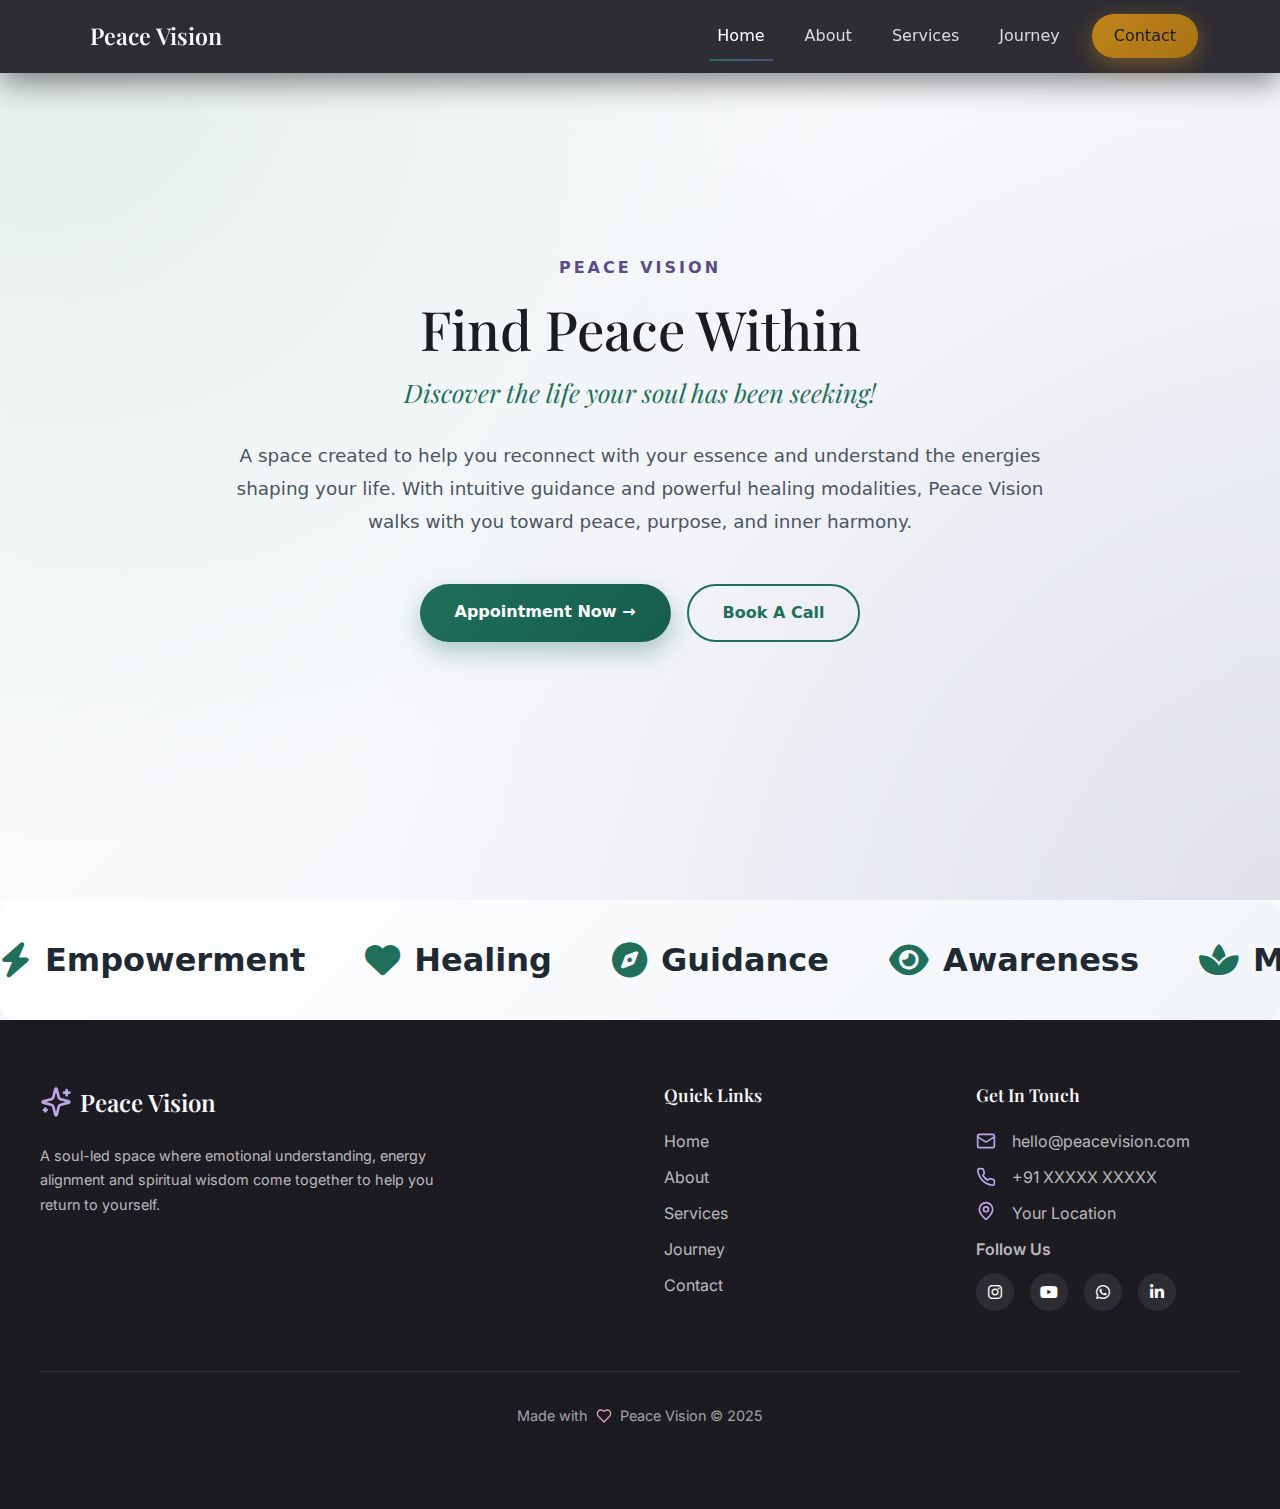
<file: index.html>
<!DOCTYPE html>
<html lang="en">
<head>
  <meta charset="UTF-8">
  <title>Peace Vision</title>
  <meta name="viewport" content="width=device-width, initial-scale=1.0">

  <!-- Bootstrap 5 -->
  <link href="https://cdn.jsdelivr.net/npm/bootstrap@5.3.3/dist/css/bootstrap.min.css" rel="stylesheet">

  <!-- Google Font -->
  <link href="https://fonts.googleapis.com/css2?family=Playfair+Display:wght@500;600;700&family=Inter:wght@400;500&display=swap" rel="stylesheet">

  <link rel="stylesheet" href="index.css">

  <link rel="stylesheet" href="https://cdnjs.cloudflare.com/ajax/libs/font-awesome/6.5.1/css/all.min.css">

<script src="https://cdn.jsdelivr.net/npm/bootstrap@5.3.3/dist/js/bootstrap.bundle.min.js"></script>

  
</head>

<body>
<style>




/* ================= CONTRAST NAVBAR ================= */

.peace-navbar {
  background: rgba(28, 27, 34, 0.92); /* Dark contrast */
  backdrop-filter: blur(14px);
  box-shadow: 0 10px 30px rgba(0, 0, 0, 0.45);
  padding: 14px 0;
  transition: all 0.3s ease;
  z-index: 1000;
}

/* Brand */
.brand-text {
  font-family: 'Playfair Display', serif;
  font-size: 1.45rem;
  font-weight: 600;
  color: #f7f6fb;
}

.text-accent {
  color: var(--accent); /* gold */
  font-size: 1.4rem;
}

/* Links */
.peace-navbar .nav-link {
  font-weight: 500;
  color: rgba(247, 246, 251, 0.85);
  padding: 8px 0;
  position: relative;
  transition: color 0.3s ease;
}

.peace-navbar .nav-link:hover,
.peace-navbar .nav-link.active {
  color: #ffffff;
}

/* Underline effect */
.peace-navbar .nav-link::after {
  content: "";
  position: absolute;
  width: 0%;
  height: 2px;
  bottom: -5px;
  left: 0;
  background: linear-gradient(
    90deg,
    var(--primary),
    var(--secondary)
  );
  transition: width 0.3s ease;
}

.peace-navbar .nav-link:hover::after,
.peace-navbar .nav-link.active::after {
  width: 100%;
}

/* Contact Button */
.btn-nav {
  padding: 10px 22px !important;
  border-radius: 30px;
  background: linear-gradient(
    135deg,
    var(--accent),
    #a87316
  );
  color: #1c1b22 !important;
  font-weight: 600;
  box-shadow: 0 6px 20px rgba(192, 132, 26, 0.45);
}

.btn-nav:hover {
  background: linear-gradient(
    135deg,
    #a87316,
    var(--accent)
  );
  transform: translateY(-2px);
}

/* Mobile */
@media (max-width: 991px) {
  .peace-navbar {
    padding: 12px 0;
  }

  .peace-navbar .navbar-nav {
    padding-top: 15px;
    gap: 14px;
  }

  .btn-nav {
    width: 100%;
    text-align: center;
  }
}




  /* ================= NAVBAR ================= */


  /* ================= ROOT COLORS ================= */
:root {
  --primary: #1f6f5b;      /* Deep teal */
  --secondary: #5b4b8a;    /* Calm purple */
  --accent: #c0841a;       /* Soft gold */
  --foreground: #1f2933;   /* Dark charcoal */
  --muted: #4b5563;        /* Soft dark gray */
  --bg-light: #f8fafc;     /* Light background */
}

/* ================= HERO SECTION ================= */
.hero-section {
  min-height: 100vh;
  background:
    radial-gradient(circle at top left, rgba(31,111,91,0.12), transparent 55%),
    radial-gradient(circle at bottom right, rgba(91,75,138,0.12), transparent 60%),
    linear-gradient(135deg, #ffffff, #f1f5f9);
  padding: 100px 15px;
  position: relative;
  overflow: hidden;
}

/* ================= TEXT ================= */
.hero-tag {
  letter-spacing: 3px;
  color: var(--secondary);
  font-weight: 600;
  margin-bottom: 18px;
}

.hero-title {
  font-family: 'Playfair Display', serif;
  font-size: 3.4rem;
  color: var(--foreground);
  margin-bottom: 12px;
}

.hero-subtitle {
  font-family: 'Playfair Display', serif;
  font-size: 1.6rem;
  color: var(--primary);
  font-style: italic;
  margin-bottom: 28px;
}

.hero-description {
  max-width: 820px;
  font-size: 1.15rem;
  color: var(--muted);
  line-height: 1.8;
  margin-bottom: 45px;
}

/* ================= BUTTONS ================= */
.btn-peace {
  padding: 15px 34px;
  background: linear-gradient(135deg, var(--primary), #155e4b);
  color: #ffffff;
  border-radius: 50px;
  font-weight: 600;
  box-shadow: 0 10px 25px rgba(31,111,91,0.35);
  transition: all 0.35s ease;
  text-decoration: none;
}

.btn-peace:hover {
  transform: translateY(-3px);
  box-shadow: 0 18px 40px rgba(31,111,91,0.45);
  color: #ffffff;
}

.btn-outline-peace {
  padding: 15px 34px;
  border: 2px solid var(--primary);
  color: var(--primary);
  border-radius: 50px;
  font-weight: 600;
  transition: all 0.35s ease;
  text-decoration: none;
}

.btn-outline-peace:hover {
  background: var(--primary);
  color: #ffffff;
  transform: translateY(-3px);
}

/* ================= RESPONSIVE ================= */
@media (max-width: 768px) {
  .hero-title {
    font-size: 2.4rem;
  }

  .hero-subtitle {
    font-size: 1.25rem;
  }

  .hero-description {
    font-size: 1.05rem;
  }
}

@media (max-width: 576px) {
  .btn-peace,
  .btn-outline-peace {
    width: 100%;
    text-align: center;
  }
}





/* Wrapper for big height */
/* Outer big container */
.rtl-slider {
  width: 100%;
  height: 120px;                 /* BIG SIZE */
  overflow: hidden;
  display: flex;
  align-items: center;
  background: linear-gradient(135deg, #ffffff, #f1f5f9);
  border-radius: 16px;
  box-shadow: 0 10px 25px rgba(0,0,0,0.08);
}

/* Moving row */
.rtl-track {
  display: flex;
  gap: 60px;
  white-space: nowrap;
  animation: scrollRTL 18s linear infinite;
}

/* Text */
.rtl-track span {
  display: inline-flex;
  align-items: center;
  gap: 14px;
  font-size: 2rem;
  font-weight: 600;
  color: #1f2933;
}

/* Icons */
.rtl-track i {
  font-size: 2.2rem;
  color: #1f6f5b;
}

/* Right to Left animation */
@keyframes scrollRTL {
  from {
    transform: translateX(100%);
  }
  to {
    transform: translateX(-100%);
  }
}

/* Pause on hover */
.rtl-slider:hover .rtl-track {
  animation-play-state: paused;
}

/* Responsive */
@media (max-width: 768px) {
  .rtl-slider {
    height: 90px;
  }

  .rtl-track span {
    font-size: 1.4rem;
  }

  .rtl-track i {
    font-size: 1.6rem;
  }
}


/* Moving content */
.spiritual-slider {
  display: flex;
  gap: 60px;
  white-space: nowrap;
  animation: slideRTL 20s linear infinite;
}

/* Text style */
.spiritual-slider span {
  display: inline-flex;
  align-items: center;
  gap: 14px;
  font-size: 2rem;               /* BIG TEXT */
  font-weight: 600;
  color: #1f2933;
}

/* Icons */
.spiritual-slider i {
  font-size: 2.2rem;
  color: #1f6f5b;
}

/* Right to Left animation */
@keyframes slideRTL {
  from {
    transform: translateX(100%);
  }
  to {
    transform: translateX(-100%);
  }
}

/* Pause on hover */
.spiritual-slider-wrapper:hover .spiritual-slider {
  animation-play-state: paused;
}

/* Responsive */
@media (max-width: 768px) {
  .spiritual-slider-wrapper {
    height: 90px;
  }

  .spiritual-slider span {
    font-size: 1.4rem;
  }

  .spiritual-slider i {
    font-size: 1.6rem;
  }
}






/* ---------- Base Colors ---------- */
:root {
  --foreground: #1c1b22;
  --background: #f7f6fb;
  --lavender: #b9a7e6;
  --rose-gold: #d9a5a5;
}

/* ---------- Footer Wrapper ---------- */
footer.bg-foreground {
  background-color: var(--foreground);
  color: var(--background);
  padding: 4rem 1rem;
  font-family: "Inter", sans-serif;
}

/* ---------- Container ---------- */
.container-custom {
  max-width: 1200px;
  margin: auto;
}

/* ---------- Grid Layout ---------- */
.grid {
  display: grid;
  gap: 3rem;
}

@media (min-width: 768px) {
  .md\:grid-cols-4 {
    grid-template-columns: repeat(4, 1fr);
  }

  .md\:col-span-2 {
    grid-column: span 2;
  }
}

/* ---------- Headings ---------- */
footer h4 {
  font-size: 1.1rem;
  font-weight: 600;
  margin-bottom: 1rem;
  font-family: "Playfair Display", serif;
}

/* ---------- Logo Section ---------- */
footer .font-serif {
  font-family: "Playfair Display", serif;
}

footer p {
  color: rgba(255, 255, 255, 0.7);
  line-height: 1.7;
}

/* ---------- Icons ---------- */
.text-lavender {
  color: var(--lavender);
}

.text-rose-gold {
  color: var(--rose-gold);
}

/* ---------- Links ---------- */
footer a {
  text-decoration: none;
  color: rgba(255, 255, 255, 0.7);
  transition: color 0.3s ease;
}

footer a:hover {
  color: #ffffff;
}

/* ---------- Lists ---------- */
footer ul {
  list-style: none;
  padding: 0;
  margin: 0;
}

.space-y-3 li {
  margin-bottom: 0.75rem;
}

/* ---------- Flex Utilities ---------- */
.flex {
  display: flex;
}

.items-center {
  align-items: center;
}

.items-start {
  align-items: flex-start;
}

.justify-center {
  justify-content: center;
}

.gap-2 {
  gap: 0.5rem;
}

.gap-3 {
  gap: 0.75rem;
}

/* ---------- Divider ---------- */
.border-t {
  border-top: 1px solid rgba(255, 255, 255, 0.1);
}

.pt-8 {
  padding-top: 2rem;
}

.mb-12 {
  margin-bottom: 3rem;
}

/* ---------- Text Alignment ---------- */
.text-center {
  text-align: center;
}

.text-background\/60 {
  color: rgba(255, 255, 255, 0.6);
}

.text-background\/70 {
  color: rgba(255, 255, 255, 0.7);
}

/* ---------- Responsive ---------- */
@media (max-width: 768px) {
  footer {
    text-align: center;
  }

  footer .flex {
    justify-content: center;
  }
}





/* Footer Social Icons */
.social-icon {
  width: 38px;
  height: 38px;
  border-radius: 50%;
  background: rgba(255,255,255,0.08);
  display: inline-flex;
  align-items: center;
  justify-content: center;
  color: #ffffff;
  transition: all 0.3s ease;
  font-size: 1rem;
}

.social-icon:hover {
  background: linear-gradient(135deg, #c0841a, #a87316);
  color: #1c1b22;
  transform: translateY(-3px);
}

</style>
<!-- ================= HERO SECTION ================= -->




<!-- ================= NAVBAR ================= -->





<nav class="navbar navbar-expand-lg fixed-top peace-navbar">
  <div class="container">
    
  
    <a class="navbar-brand d-flex align-items-center gap-2" href="index.html">
      <i class="fa-solid fa-sparkles text-accent"></i>
      <span class="brand-text">Peace Vision</span>
    </a>

    
    <button class="navbar-toggler" type="button" data-bs-toggle="collapse"
      data-bs-target="#peaceNavbar" aria-controls="peaceNavbar" aria-expanded="false"
      aria-label="Toggle navigation">
      <span class="navbar-toggler-icon"></span>
    </button>

  
    <div class="collapse navbar-collapse justify-content-end" id="peaceNavbar">
      <ul class="navbar-nav align-items-lg-center gap-lg-4">
        <li class="nav-item">
          <a class="nav-link active" href="index.html">Home</a>
        </li>
        <li class="nav-item">
          <a class="nav-link" href="about.html">About</a>
        </li>
        <li class="nav-item">
          <a class="nav-link" href="services.html">Services</a>
        </li>
        <li class="nav-item">
          <a class="nav-link" href="journey.html">Journey</a>
        </li>
        <li class="nav-item">
          <a class="nav-link btn-nav" href="contact.html">Contact</a>
        </li>
      </ul>
    </div>

  </div>
</nav>

<section class="hero-section d-flex align-items-center text-center">
  <div class="container">
    <h6 class="hero-tag">PEACE VISION</h6>

    <h1 class="hero-title">
      Find Peace Within
    </h1>

    <p class="hero-subtitle">
      Discover the life your soul has been seeking!
    </p>

    <p class="hero-description mx-auto">
      A space created to help you reconnect with your essence and understand the
      energies shaping your life. With intuitive guidance and powerful healing
      modalities, Peace Vision walks with you toward peace, purpose, and inner harmony.
    </p>

    <div class="hero-buttons d-flex flex-column flex-sm-row justify-content-center gap-3">
      <a href="contact.html" class="btn btn-peace">
        Appointment Now →
      </a>

      <a href="contact.html" class="btn btn-outline-peace">
        Book A Call
      </a>
    </div>
  </div>
</section>


<div class="rtl-slider">
  <div class="rtl-track">
    
    <!-- duplicate for smooth loop -->
    <span><i class="fa fa-bolt"></i> Empowerment</span>
    <span><i class="fa fa-heart"></i> Healing</span>
    <span><i class="fa fa-compass"></i> Guidance</span>
    <span><i class="fa fa-eye"></i> Awareness</span>
    <span><i class="fa fa-spa"></i> Meditation</span>
  </div>
</div>


  <footer class="bg-foreground text-background/90 py-16">
    <div class="container-custom">
      <div class="grid md:grid-cols-4 gap-12 mb-12">
        <div class="md:col-span-2">
          <div class="flex items-center gap-2 mb-4"><svg xmlns="http://www.w3.org/2000/svg" width="24" height="24"
              viewBox="0 0 24 24" fill="none" stroke="currentColor" stroke-width="2" stroke-linecap="round"
              stroke-linejoin="round" class="lucide lucide-sparkles w-8 h-8 text-lavender">
              <path
                d="M9.937 15.5A2 2 0 0 0 8.5 14.063l-6.135-1.582a.5.5 0 0 1 0-.962L8.5 9.936A2 2 0 0 0 9.937 8.5l1.582-6.135a.5.5 0 0 1 .963 0L14.063 8.5A2 2 0 0 0 15.5 9.937l6.135 1.581a.5.5 0 0 1 0 .964L15.5 14.063a2 2 0 0 0-1.437 1.437l-1.582 6.135a.5.5 0 0 1-.963 0z">
              </path>
              <path d="M20 3v4"></path>
              <path d="M22 5h-4"></path>
              <path d="M4 17v2"></path>
              <path d="M5 18H3"></path>
            </svg><span class="text-2xl font-serif font-semibold">Peace Vision</span></div>
          <p class="text-background/70 leading-relaxed max-w-md">A soul-led space where emotional understanding, energy
            alignment and spiritual wisdom come together to help you return to yourself.</p>
        </div>
        <div>
          <h4 class="text-lg font-serif font-semibold mb-4">Quick Links</h4>
          <ul class="space-y-3">
            <li><a href="index.html" class="text-background/70 hover:text-background transition-colors">Home</a></li>
            <li><a href="about.html" class="text-background/70 hover:text-background transition-colors">About</a></li>
            <li><a href="services.html" class="text-background/70 hover:text-background transition-colors">Services</a></li>
            <li><a href="Journey.html" class="text-background/70 hover:text-background transition-colors">Journey</a></li>
            <li><a href="contact.html" class="text-background/70 hover:text-background transition-colors">Contact</a></li>
          </ul>
        </div>
        <div>
          <h4 class="text-lg font-serif font-semibold mb-4">Get In Touch</h4>
          <ul class="space-y-3">
            <li class="flex items-center gap-3 text-background/70"><svg xmlns="http://www.w3.org/2000/svg" width="24"
                height="24" viewBox="0 0 24 24" fill="none" stroke="currentColor" stroke-width="2"
                stroke-linecap="round" stroke-linejoin="round" class="lucide lucide-mail w-5 h-5 text-lavender">
                <rect width="20" height="16" x="2" y="4" rx="2"></rect>
                <path d="m22 7-8.97 5.7a1.94 1.94 0 0 1-2.06 0L2 7"></path>
              </svg>hello@peacevision.com</li>
            <li class="flex items-center gap-3 text-background/70"><svg xmlns="http://www.w3.org/2000/svg" width="24"
                height="24" viewBox="0 0 24 24" fill="none" stroke="currentColor" stroke-width="2"
                stroke-linecap="round" stroke-linejoin="round" class="lucide lucide-phone w-5 h-5 text-lavender">
                <path
                  d="M22 16.92v3a2 2 0 0 1-2.18 2 19.79 19.79 0 0 1-8.63-3.07 19.5 19.5 0 0 1-6-6 19.79 19.79 0 0 1-3.07-8.67A2 2 0 0 1 4.11 2h3a2 2 0 0 1 2 1.72 12.84 12.84 0 0 0 .7 2.81 2 2 0 0 1-.45 2.11L8.09 9.91a16 16 0 0 0 6 6l1.27-1.27a2 2 0 0 1 2.11-.45 12.84 12.84 0 0 0 2.81.7A2 2 0 0 1 22 16.92z">
                </path>
              </svg>+91 XXXXX XXXXX</li>
            <li class="flex items-start gap-3 text-background/70"><svg xmlns="http://www.w3.org/2000/svg" width="24"
                height="24" viewBox="0 0 24 24" fill="none" stroke="currentColor" stroke-width="2"
                stroke-linecap="round" stroke-linejoin="round"
                class="lucide lucide-map-pin w-5 h-5 text-lavender flex-shrink-0">
                <path
                  d="M20 10c0 4.993-5.539 10.193-7.399 11.799a1 1 0 0 1-1.202 0C9.539 20.193 4 14.993 4 10a8 8 0 0 1 16 0">
                </path>
                <circle cx="12" cy="10" r="3"></circle>
              </svg>Your Location</li>
              <li class="flex items-start gap-3 text-background/70">
  <span class="fw-semibold">Follow Us</span>
</li>

<li class="flex items-center gap-3">
  <a href="#" class="social-icon"><i class="fa-brands fa-instagram"></i></a>
  <a href="#" class="social-icon"><i class="fa-brands fa-youtube"></i></a>
  <a href="#" class="social-icon"><i class="fa-brands fa-whatsapp"></i></a>
  <a href="#" class="social-icon"><i class="fa-brands fa-linkedin-in"></i></a>
</li>

          </ul>
        </div>
      </div>
      <div class="pt-8 border-t border-background/10 text-center">
        <p class="text-background/60 flex items-center justify-center gap-2">Made with <svg
            xmlns="http://www.w3.org/2000/svg" width="24" height="24" viewBox="0 0 24 24" fill="none"
            stroke="currentColor" stroke-width="2" stroke-linecap="round" stroke-linejoin="round"
            class="lucide lucide-heart w-4 h-4 text-rose-gold">
            <path
              d="M19 14c1.49-1.46 3-3.21 3-5.5A5.5 5.5 0 0 0 16.5 3c-1.76 0-3 .5-4.5 2-1.5-1.5-2.74-2-4.5-2A5.5 5.5 0 0 0 2 8.5c0 2.3 1.5 4.05 3 5.5l7 7Z">
            </path>
          </svg> Peace Vision © 2025</p>
      </div>
    </div>
  </footer>

</body>
</html>
</file>
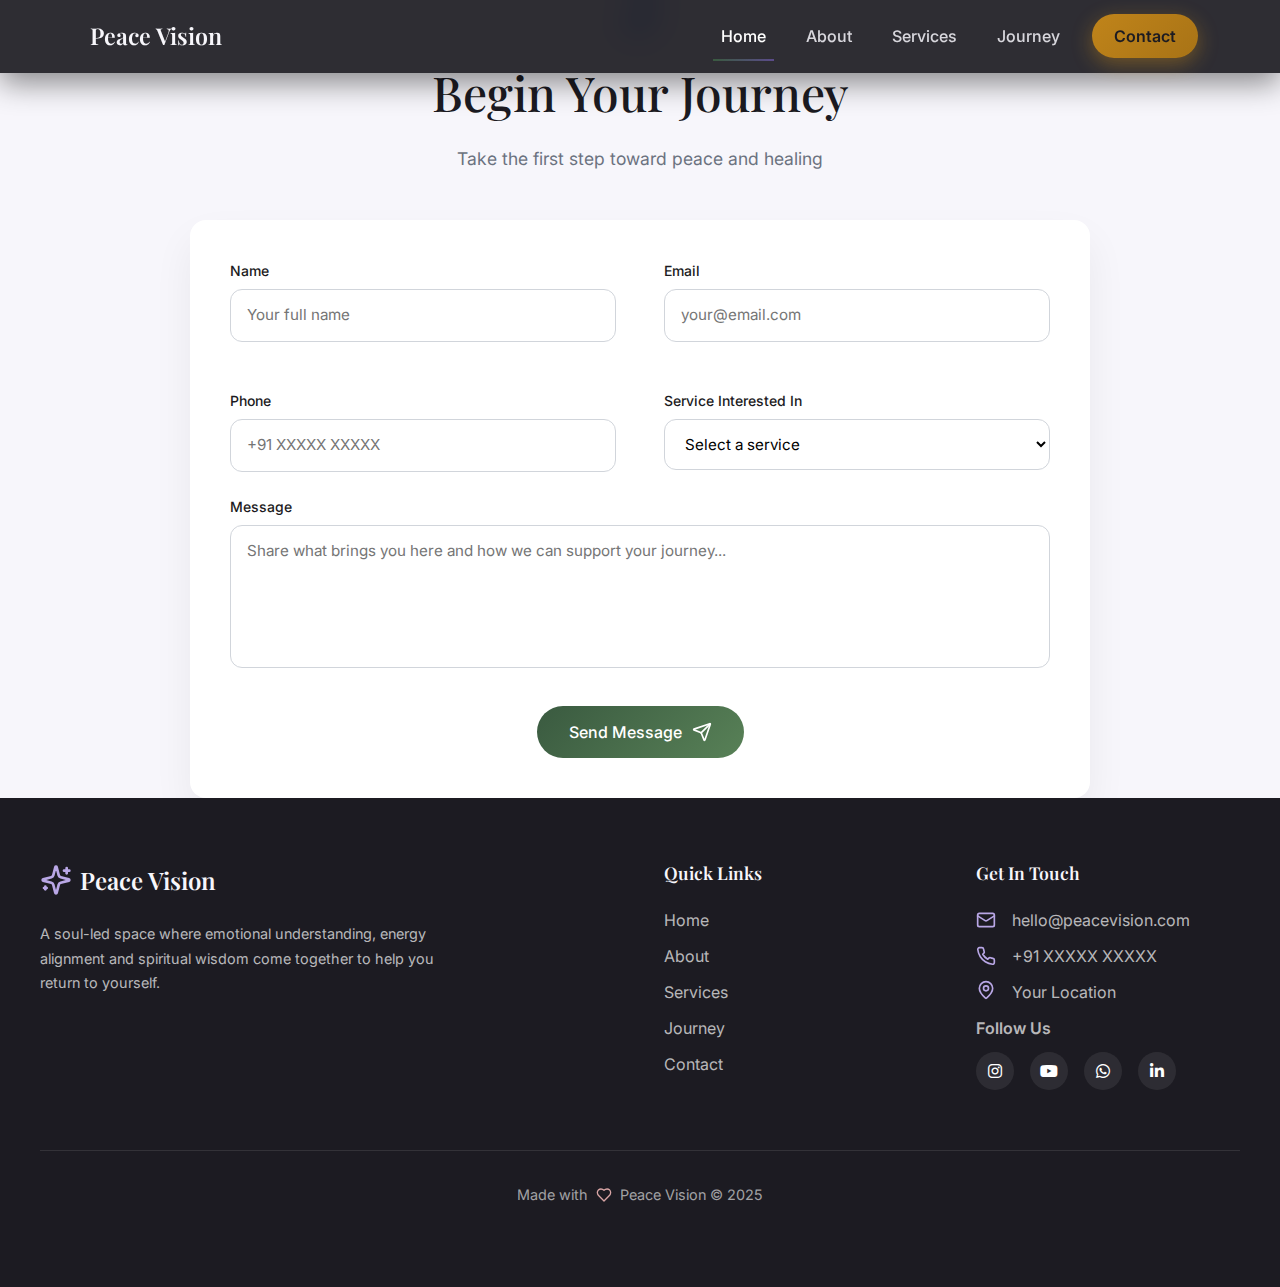
<file: contact.html>
<!DOCTYPE html>
<html lang="en">
<head>
  <meta charset="UTF-8">
  <meta name="viewport" content="width=device-width, initial-scale=1.0">
  <title>contact</title>
    <link href="https://cdn.jsdelivr.net/npm/bootstrap@5.3.3/dist/css/bootstrap.min.css" rel="stylesheet">

  <!-- Google Font -->
  <link href="https://fonts.googleapis.com/css2?family=Playfair+Display:wght@500;600;700&family=Inter:wght@400;500&display=swap" rel="stylesheet">

  <link rel="stylesheet" href="index.css">
  <script src="https://cdn.jsdelivr.net/npm/bootstrap@5.3.3/dist/js/bootstrap.bundle.min.js"></script>


  <link rel="stylesheet" href="https://cdnjs.cloudflare.com/ajax/libs/font-awesome/6.5.1/css/all.min.css">

</head>
<body>
  <style>

  /* ================= CONTRAST NAVBAR ================= */

/* ===== MOBILE NAVBAR TOGGLER (HAMBURGER) COLOR FIX ===== */

.navbar-toggler {
  border: 1px solid rgba(255, 255, 255, 0.6);
}

.navbar-toggler:focus {
  box-shadow: none;
}

/* Make the hamburger icon white */
.navbar-toggler-icon {
  background-image: url("data:image/svg+xml,%3Csvg xmlns='http://www.w3.org/2000/svg' viewBox='0 0 30 30'%3E%3Cpath stroke='rgba(255,255,255,1)' stroke-linecap='round' stroke-miterlimit='10' stroke-width='2' d='M4 7h22M4 15h22M4 23h22'/%3E%3C/svg%3E");
}


.peace-navbar {
  background: rgba(28, 27, 34, 0.92); /* Dark contrast */
  backdrop-filter: blur(14px);
  box-shadow: 0 10px 30px rgba(0, 0, 0, 0.45);
  padding: 14px 0;
  transition: all 0.3s ease;
  z-index: 1000;
}

/* Brand */
.brand-text {
  font-family: 'Playfair Display', serif;
  font-size: 1.45rem;
  font-weight: 600;
  color: #f7f6fb;
}

.text-accent {
  color: var(--accent); /* gold */
  font-size: 1.4rem;
}

/* Links */
.peace-navbar .nav-link {
  font-weight: 500;
  color: rgba(247, 246, 251, 0.85);
  padding: 8px 0;
  position: relative;
  transition: color 0.3s ease;
}

.peace-navbar .nav-link:hover,
.peace-navbar .nav-link.active {
  color: #ffffff;
}

/* Underline effect */
.peace-navbar .nav-link::after {
  content: "";
  position: absolute;
  width: 0%;
  height: 2px;
  bottom: -5px;
  left: 0;
  background: linear-gradient(
    90deg,
    var(--primary),
    var(--secondary)
  );
  transition: width 0.3s ease;
}

.peace-navbar .nav-link:hover::after,
.peace-navbar .nav-link.active::after {
  width: 100%;
}

/* Contact Button */
.btn-nav {
  padding: 10px 22px !important;
  border-radius: 30px;
  background: linear-gradient(
    135deg,
    var(--accent),
    #a87316
  );
  color: #1c1b22 !important;
  font-weight: 600;
  box-shadow: 0 6px 20px rgba(192, 132, 26, 0.45);
}

.btn-nav:hover {
  background: linear-gradient(
    135deg,
    #a87316,
    var(--accent)
  );
  transform: translateY(-2px);
}

/* Mobile */
@media (max-width: 991px) {
  .peace-navbar {
    padding: 12px 0;
  }

  .peace-navbar .navbar-nav {
    padding-top: 15px;
    gap: 14px;
  }

  .btn-nav {
    width: 100%;
    text-align: center;
  }
}


.peace-navbar {
  background: rgba(28, 27, 34, 0.92); /* Dark contrast */
  backdrop-filter: blur(14px);
  box-shadow: 0 10px 30px rgba(0, 0, 0, 0.45);
  padding: 14px 0;
  transition: all 0.3s ease;
  z-index: 1000;
}

/* Brand */
.brand-text {
  font-family: 'Playfair Display', serif;
  font-size: 1.45rem;
  font-weight: 600;
  color: #f7f6fb;
}

.text-accent {
  color: var(--accent); /* gold */
  font-size: 1.4rem;
}

/* Links */
.peace-navbar .nav-link {
  font-weight: 500;
  color: rgba(247, 246, 251, 0.85);
  padding: 8px 0;
  position: relative;
  transition: color 0.3s ease;
}

.peace-navbar .nav-link:hover,
.peace-navbar .nav-link.active {
  color: #ffffff;
}

/* Underline effect */
.peace-navbar .nav-link::after {
  content: "";
  position: absolute;
  width: 0%;
  height: 2px;
  bottom: -5px;
  left: 0;
  background: linear-gradient(
    90deg,
    var(--primary),
    var(--secondary)
  );
  transition: width 0.3s ease;
}

.peace-navbar .nav-link:hover::after,
.peace-navbar .nav-link.active::after {
  width: 100%;
}

/* Contact Button */
.btn-nav {
  padding: 10px 22px !important;
  border-radius: 30px;
  background: linear-gradient(
    135deg,
    var(--accent),
    #a87316
  );
  color: #1c1b22 !important;
  font-weight: 600;
  box-shadow: 0 6px 20px rgba(192, 132, 26, 0.45);
}

.btn-nav:hover {
  background: linear-gradient(
    135deg,
    #a87316,
    var(--accent)
  );
  transform: translateY(-2px);
}

/* Mobile */
@media (max-width: 991px) {
  .peace-navbar {
    padding: 12px 0;
  }

  .peace-navbar .navbar-nav {
    padding-top: 15px;
    gap: 14px;
  }

  .btn-nav {
    width: 100%;
    text-align: center;
  }
}


/* REQUIRED COLORS (ADD ON TOP OR IN :root) */
:root {
  --primary: #1f6f5b;
  --secondary: #5b4b8a;
  --accent: #c0841a;   /* 🔴 THIS WAS MISSING */
}

/* CONTACT BUTTON – FORCE VISIBILITY */
.peace-navbar .btn-nav {
  display: inline-block;
  padding: 10px 22px !important;
  border-radius: 30px;
  background: linear-gradient(135deg, var(--accent), #a87316);
  color: #1c1b22 !important;
  font-weight: 600;
  box-shadow: 0 6px 20px rgba(192, 132, 26, 0.45);
}

.peace-navbar .btn-nav:hover {
  background: linear-gradient(135deg, #a87316, var(--accent));
  transform: translateY(-2px);
}

    /* --------------------
   Root & Reset
-------------------- */
:root {
  --primary: #3a5a40;
  --primary-soft: #eaf4ec;
  --foreground: #1f2937;
  --muted: #6b7280;
  --background: #f7f9f8;
  --white: #ffffff;
  --radius: 16px;
}

* {
  box-sizing: border-box;
}

body {
  margin: 0;
  font-family: "Inter", system-ui, -apple-system, BlinkMacSystemFont, sans-serif;
  background: var(--background);
  color: var(--foreground);
}

/* --------------------
   Layout Helpers
-------------------- */
.max-w-3xl {
  max-width: 900px;
}

.mx-auto {
  margin-left: auto;
  margin-right: auto;
}

.text-center {
  text-align: center;
}

.mb-12 {
  margin-bottom: 3rem;
}

.mb-6 {
  margin-bottom: 1.5rem;
}

.mb-4 {
  margin-bottom: 1rem;
}

.mt-6 {
  margin-top: 1.5rem;
}

.mt-8 {
  margin-top: 2rem;
}

/* --------------------
   Typography
-------------------- */
.text-3xl {
  font-size: 2rem;
}

.md\:text-5xl {
  font-size: 3rem;
}

.font-serif {
  font-family: "Playfair Display", Georgia, serif;
}

.text-lg {
  font-size: 1.1rem;
}

.text-primary {
  color: var(--primary);
}

.text-muted-foreground {
  color: var(--muted);
}

.text-foreground {
  color: var(--foreground);
}

/* --------------------
   Icon Styling
-------------------- */
svg {
  display: block;
}

.w-10 {
  width: 40px;
  height: 40px;
}

.w-5 {
  width: 20px;
  height: 20px;
}

.h-10 {
  height: 40px;
}

.h-5 {
  height: 20px;
}

.mx-auto {
  margin-left: auto;
  margin-right: auto;
}

/* --------------------
   Form Card
-------------------- */
.card-peaceful {
  background: var(--white);
  padding: 40px;
  border-radius: var(--radius);
  box-shadow: 0 20px 40px rgba(0, 0, 0, 0.06);
}

/* --------------------
   Grid
-------------------- */
.grid {
  display: grid;
}

.md\:grid-cols-2 {
  grid-template-columns: repeat(2, 1fr);
}

.gap-6 {
  gap: 1.5rem;
}

/* --------------------
   Labels
-------------------- */
label {
  font-size: 0.875rem;
  font-weight: 500;
  margin-bottom: 6px;
  display: block;
}

/* --------------------
   Inputs & Textarea
-------------------- */
.input-peaceful {
  width: 100%;
  padding: 14px 16px;
  border-radius: 12px;
  border: 1px solid #d1d5db;
  background: #ffffff;
  font-size: 0.95rem;
  transition: border 0.3s ease, box-shadow 0.3s ease;
}

.input-peaceful:focus {
  outline: none;
  border-color: var(--primary);
  box-shadow: 0 0 0 3px rgba(58, 90, 64, 0.15);
}

.resize-none {
  resize: none;
}

/* --------------------
   Button
-------------------- */
.btn-peaceful {
  background: linear-gradient(135deg, #3a5a40, #588157);
  color: #ffffff;
  border: none;
  padding: 14px 32px;
  border-radius: 999px;
  font-size: 1rem;
  font-weight: 500;
  cursor: pointer;
  display: inline-flex;
  align-items: center;
  justify-content: center;
  gap: 10px;
  transition: transform 0.3s ease, box-shadow 0.3s ease;
}

.btn-peaceful:hover {
  transform: translateY(-2px);
  box-shadow: 0 12px 30px rgba(58, 90, 64, 0.35);
}

/* --------------------
   Responsive
-------------------- */
@media (max-width: 768px) {
  .md\:grid-cols-2 {
    grid-template-columns: 1fr;
  }

  .md\:text-5xl {
    font-size: 2.3rem;
  }

  .card-peaceful {
    padding: 30px 20px;
  }
}





/* ---------- Base Colors ---------- */
:root {
  --foreground: #1c1b22;
  --background: #f7f6fb;
  --lavender: #b9a7e6;
  --rose-gold: #d9a5a5;
}

/* ---------- Footer Wrapper ---------- */
footer.bg-foreground {
  background-color: var(--foreground);
  color: var(--background);
  padding: 4rem 1rem;
  font-family: "Inter", sans-serif;
}

/* ---------- Container ---------- */
.container-custom {
  max-width: 1200px;
  margin: auto;
}

/* ---------- Grid Layout ---------- */
.grid {
  display: grid;
  gap: 3rem;
}

@media (min-width: 768px) {
  .md\:grid-cols-4 {
    grid-template-columns: repeat(4, 1fr);
  }

  .md\:col-span-2 {
    grid-column: span 2;
  }
}

/* ---------- Headings ---------- */
footer h4 {
  font-size: 1.1rem;
  font-weight: 600;
  margin-bottom: 1rem;
  font-family: "Playfair Display", serif;
}

/* ---------- Logo Section ---------- */
footer .font-serif {
  font-family: "Playfair Display", serif;
}

footer p {
  color: rgba(255, 255, 255, 0.7);
  line-height: 1.7;
}

/* ---------- Icons ---------- */
.text-lavender {
  color: var(--lavender);
}

.text-rose-gold {
  color: var(--rose-gold);
}

/* ---------- Links ---------- */
footer a {
  text-decoration: none;
  color: rgba(255, 255, 255, 0.7);
  transition: color 0.3s ease;
}

footer a:hover {
  color: #ffffff;
}

/* ---------- Lists ---------- */
footer ul {
  list-style: none;
  padding: 0;
  margin: 0;
}

.space-y-3 li {
  margin-bottom: 0.75rem;
}

/* ---------- Flex Utilities ---------- */
.flex {
  display: flex;
}

.items-center {
  align-items: center;
}

.items-start {
  align-items: flex-start;
}

.justify-center {
  justify-content: center;
}

.gap-2 {
  gap: 0.5rem;
}

.gap-3 {
  gap: 0.75rem;
}

/* ---------- Divider ---------- */
.border-t {
  border-top: 1px solid rgba(255, 255, 255, 0.1);
}

.pt-8 {
  padding-top: 2rem;
}

.mb-12 {
  margin-bottom: 3rem;
}

/* ---------- Text Alignment ---------- */
.text-center {
  text-align: center;
}

.text-background\/60 {
  color: rgba(255, 255, 255, 0.6);
}

.text-background\/70 {
  color: rgba(255, 255, 255, 0.7);
}

/* ---------- Responsive ---------- */
@media (max-width: 768px) {
  footer {
    text-align: center;
  }

  footer .flex {
    justify-content: center;
  }
}




/* Footer Social Icons */
.social-icon {
  width: 38px;
  height: 38px;
  border-radius: 50%;
  background: rgba(255,255,255,0.08);
  display: inline-flex;
  align-items: center;
  justify-content: center;
  color: #ffffff;
  transition: all 0.3s ease;
  font-size: 1rem;
}

.social-icon:hover {
  background: linear-gradient(135deg, #c0841a, #a87316);
  color: #1c1b22;
  transform: translateY(-3px);
}


</style>





<nav class="navbar navbar-expand-lg fixed-top peace-navbar">
  <div class="container">
    
  
    <a class="navbar-brand d-flex align-items-center gap-2" href="#home">
      <i class="fa-solid fa-sparkles text-accent"></i>
      <span class="brand-text">Peace Vision</span>
    </a>

    
    <button class="navbar-toggler" type="button" data-bs-toggle="collapse"
      data-bs-target="#peaceNavbar" aria-controls="peaceNavbar" aria-expanded="false"
      aria-label="Toggle navigation">
      <span class="navbar-toggler-icon"></span>
    </button>

  
    <div class="collapse navbar-collapse justify-content-end" id="peaceNavbar">
      <ul class="navbar-nav align-items-lg-center gap-lg-4">
        <li class="nav-item">
          <a class="nav-link active" href="index.html">Home</a>
        </li>
        <li class="nav-item">
          <a class="nav-link" href="about.html">About</a>
        </li>
        <li class="nav-item">
          <a class="nav-link" href="services.html">Services</a>
        </li>
        <li class="nav-item">
          <a class="nav-link" href="Journey.html">Journey</a>
        </li>
        <li class="nav-item">
          <a class="nav-link btn-nav" href="contact.html">Contact</a>
        </li>
      </ul>
    </div>

  </div>
</nav>

<div class="max-w-3xl mx-auto">
    <div class="text-center mb-12"><svg xmlns="http://www.w3.org/2000/svg" width="24" height="24" viewBox="0 0 24 24"
            fill="none" stroke="currentColor" stroke-width="2" stroke-linecap="round" stroke-linejoin="round"
            class="lucide lucide-sparkles w-10 h-10 text-primary mx-auto mb-4">
            <path
                d="M9.937 15.5A2 2 0 0 0 8.5 14.063l-6.135-1.582a.5.5 0 0 1 0-.962L8.5 9.936A2 2 0 0 0 9.937 8.5l1.582-6.135a.5.5 0 0 1 .963 0L14.063 8.5A2 2 0 0 0 15.5 9.937l6.135 1.581a.5.5 0 0 1 0 .964L15.5 14.063a2 2 0 0 0-1.437 1.437l-1.582 6.135a.5.5 0 0 1-.963 0z">
            </path>
            <path d="M20 3v4"></path>
            <path d="M22 5h-4"></path>
            <path d="M4 17v2"></path>
            <path d="M5 18H3"></path>
        </svg>
        <h2 class="text-3xl md:text-5xl font-serif text-foreground mb-6">Begin Your Journey</h2>
        <p class="text-lg text-muted-foreground">Take the first step toward peace and healing</p>
    </div>
    <form class="card-peaceful">
        <div class="grid md:grid-cols-2 gap-6">
            <div><label for="name" class="block text-sm font-medium text-foreground mb-2">Name</label><input type="text"
                    id="name" name="name" class="input-peaceful" placeholder="Your full name" required="" value="">
            </div>
            <div><label for="email" class="block text-sm font-medium text-foreground mb-2">Email</label><input
                    type="email" id="email" name="email" class="input-peaceful" placeholder="your@email.com" required=""
                    value=""></div>
            <div><label for="phone" class="block text-sm font-medium text-foreground mb-2">Phone</label><input
                    type="tel" id="phone" name="phone" class="input-peaceful" placeholder="+91 XXXXX XXXXX" required=""
                    value=""></div>
            <div><label for="service" class="block text-sm font-medium text-foreground mb-2">Service Interested
                    In</label><select id="service" name="service" class="input-peaceful" required="">
                    <option value="">Select a service</option>
                    <option value="Emotional &amp; Trauma Healing">Emotional &amp; Trauma Healing</option>
                    <option value="Energy &amp; Frequency Healing">Energy &amp; Frequency Healing</option>
                    <option value="Spiritual Guidance &amp; Readings">Spiritual Guidance &amp; Readings</option>
                    <option value="Mind &amp; Body Alignment">Mind &amp; Body Alignment</option>
                    <option value="Holistic Remedies">Holistic Remedies</option>
                    <option value="Workshops &amp; Group Healing">Workshops &amp; Group Healing</option>
                </select></div>
        </div>
        <div class="mt-6"><label for="message"
                class="block text-sm font-medium text-foreground mb-2">Message</label><textarea id="message"
                name="message" rows="5" class="input-peaceful resize-none"
                placeholder="Share what brings you here and how we can support your journey..." required=""></textarea>
        </div>
        <div class="mt-8 text-center"><button type="submit" class="btn-peaceful">Send Message<svg
                    xmlns="http://www.w3.org/2000/svg" width="24" height="24" viewBox="0 0 24 24" fill="none"
                    stroke="currentColor" stroke-width="2" stroke-linecap="round" stroke-linejoin="round"
                    class="lucide lucide-send ml-2 w-5 h-5">
                    <path
                        d="M14.536 21.686a.5.5 0 0 0 .937-.024l6.5-19a.496.496 0 0 0-.635-.635l-19 6.5a.5.5 0 0 0-.024.937l7.93 3.18a2 2 0 0 1 1.112 1.11z">
                    </path>
                    <path d="m21.854 2.147-10.94 10.939"></path>
                </svg></button></div>
    </form>
</div>





  <footer class="bg-foreground text-background/90 py-16">
    <div class="container-custom">
      <div class="grid md:grid-cols-4 gap-12 mb-12">
        <div class="md:col-span-2">
          <div class="flex items-center gap-2 mb-4"><svg xmlns="http://www.w3.org/2000/svg" width="24" height="24"
              viewBox="0 0 24 24" fill="none" stroke="currentColor" stroke-width="2" stroke-linecap="round"
              stroke-linejoin="round" class="lucide lucide-sparkles w-8 h-8 text-lavender">
              <path
                d="M9.937 15.5A2 2 0 0 0 8.5 14.063l-6.135-1.582a.5.5 0 0 1 0-.962L8.5 9.936A2 2 0 0 0 9.937 8.5l1.582-6.135a.5.5 0 0 1 .963 0L14.063 8.5A2 2 0 0 0 15.5 9.937l6.135 1.581a.5.5 0 0 1 0 .964L15.5 14.063a2 2 0 0 0-1.437 1.437l-1.582 6.135a.5.5 0 0 1-.963 0z">
              </path>
              <path d="M20 3v4"></path>
              <path d="M22 5h-4"></path>
              <path d="M4 17v2"></path>
              <path d="M5 18H3"></path>
            </svg><span class="text-2xl font-serif font-semibold">Peace Vision</span></div>
          <p class="text-background/70 leading-relaxed max-w-md">A soul-led space where emotional understanding, energy
            alignment and spiritual wisdom come together to help you return to yourself.</p>
        </div>
        <div>
          <h4 class="text-lg font-serif font-semibold mb-4">Quick Links</h4>
          <ul class="space-y-3">
            <li><a href="index.html" class="text-background/70 hover:text-background transition-colors">Home</a></li>
            <li><a href="about.html" class="text-background/70 hover:text-background transition-colors">About</a></li>
            <li><a href="services.html" class="text-background/70 hover:text-background transition-colors">Services</a></li>
            <li><a href="Journey.html" class="text-background/70 hover:text-background transition-colors">Journey</a></li>
            <li><a href="contact.html" class="text-background/70 hover:text-background transition-colors">Contact</a></li>
          </ul>
        </div>
        <div>
          <h4 class="text-lg font-serif font-semibold mb-4">Get In Touch</h4>
          <ul class="space-y-3">
            <li class="flex items-center gap-3 text-background/70"><svg xmlns="http://www.w3.org/2000/svg" width="24"
                height="24" viewBox="0 0 24 24" fill="none" stroke="currentColor" stroke-width="2"
                stroke-linecap="round" stroke-linejoin="round" class="lucide lucide-mail w-5 h-5 text-lavender">
                <rect width="20" height="16" x="2" y="4" rx="2"></rect>
                <path d="m22 7-8.97 5.7a1.94 1.94 0 0 1-2.06 0L2 7"></path>
              </svg>hello@peacevision.com</li>
            <li class="flex items-center gap-3 text-background/70"><svg xmlns="http://www.w3.org/2000/svg" width="24"
                height="24" viewBox="0 0 24 24" fill="none" stroke="currentColor" stroke-width="2"
                stroke-linecap="round" stroke-linejoin="round" class="lucide lucide-phone w-5 h-5 text-lavender">
                <path
                  d="M22 16.92v3a2 2 0 0 1-2.18 2 19.79 19.79 0 0 1-8.63-3.07 19.5 19.5 0 0 1-6-6 19.79 19.79 0 0 1-3.07-8.67A2 2 0 0 1 4.11 2h3a2 2 0 0 1 2 1.72 12.84 12.84 0 0 0 .7 2.81 2 2 0 0 1-.45 2.11L8.09 9.91a16 16 0 0 0 6 6l1.27-1.27a2 2 0 0 1 2.11-.45 12.84 12.84 0 0 0 2.81.7A2 2 0 0 1 22 16.92z">
                </path>
              </svg>+91 XXXXX XXXXX</li>
            <li class="flex items-start gap-3 text-background/70"><svg xmlns="http://www.w3.org/2000/svg" width="24"
                height="24" viewBox="0 0 24 24" fill="none" stroke="currentColor" stroke-width="2"
                stroke-linecap="round" stroke-linejoin="round"
                class="lucide lucide-map-pin w-5 h-5 text-lavender flex-shrink-0">
                <path
                  d="M20 10c0 4.993-5.539 10.193-7.399 11.799a1 1 0 0 1-1.202 0C9.539 20.193 4 14.993 4 10a8 8 0 0 1 16 0">
                </path>
                <circle cx="12" cy="10" r="3"></circle>
              </svg>Your Location</li>
              <li class="flex items-start gap-3 text-background/70">
  <span class="fw-semibold">Follow Us</span>
</li>

<li class="flex items-center gap-3">
  <a href="#" class="social-icon"><i class="fa-brands fa-instagram"></i></a>
  <a href="#" class="social-icon"><i class="fa-brands fa-youtube"></i></a>
  <a href="#" class="social-icon"><i class="fa-brands fa-whatsapp"></i></a>
  <a href="#" class="social-icon"><i class="fa-brands fa-linkedin-in"></i></a>
</li>

          </ul>
        </div>
      </div>
      <div class="pt-8 border-t border-background/10 text-center">
        <p class="text-background/60 flex items-center justify-center gap-2">Made with <svg
            xmlns="http://www.w3.org/2000/svg" width="24" height="24" viewBox="0 0 24 24" fill="none"
            stroke="currentColor" stroke-width="2" stroke-linecap="round" stroke-linejoin="round"
            class="lucide lucide-heart w-4 h-4 text-rose-gold">
            <path
              d="M19 14c1.49-1.46 3-3.21 3-5.5A5.5 5.5 0 0 0 16.5 3c-1.76 0-3 .5-4.5 2-1.5-1.5-2.74-2-4.5-2A5.5 5.5 0 0 0 2 8.5c0 2.3 1.5 4.05 3 5.5l7 7Z">
            </path>
          </svg> Peace Vision © 2025</p>
      </div>
    </div>
  </footer>
</body>
</html>
</file>
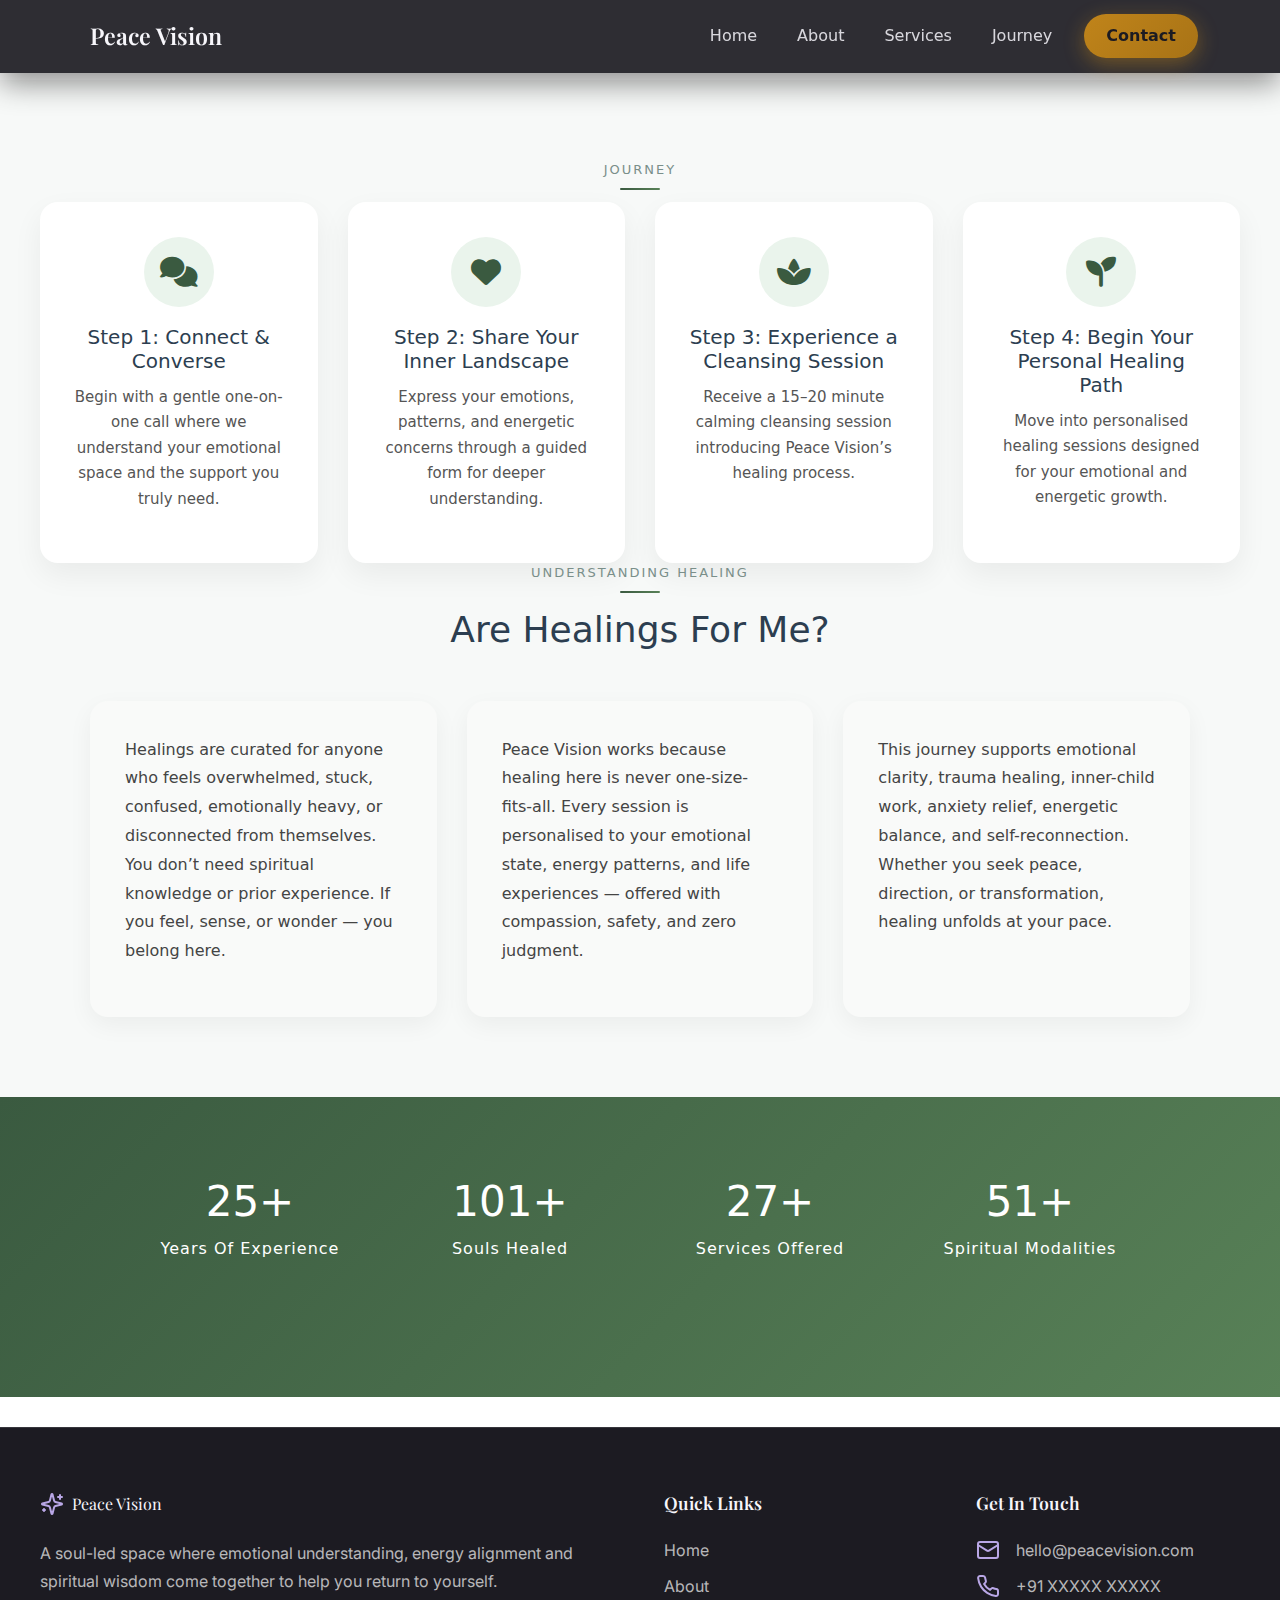
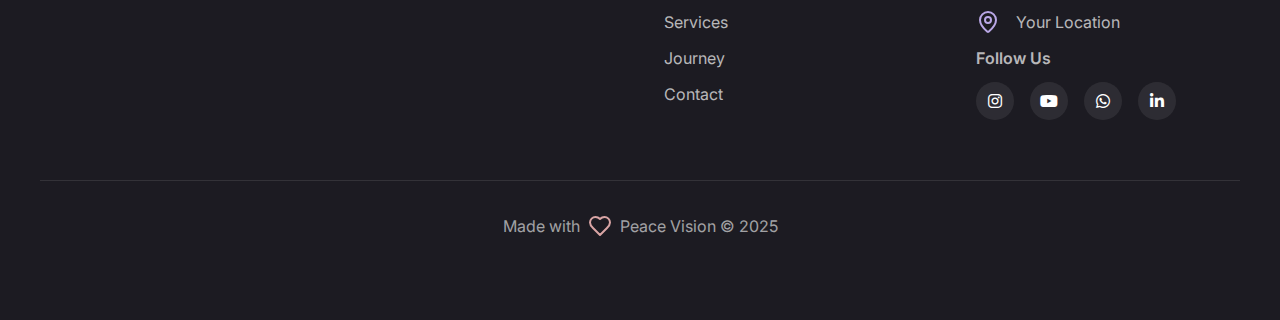
<file: Journey.html>
<!DOCTYPE html>
<html lang="en">

<head>
    <meta charset="UTF-8">
    <meta name="viewport" content="width=device-width, initial-scale=1.0">
    <title>Journey</title>
    <link rel="stylesheet" href="https://cdnjs.cloudflare.com/ajax/libs/font-awesome/6.5.0/css/all.min.css">
    <link href="https://cdn.jsdelivr.net/npm/bootstrap@5.3.3/dist/css/bootstrap.min.css" rel="stylesheet">

    <!-- Google Font -->
    <link
        href="https://fonts.googleapis.com/css2?family=Playfair+Display:wght@500;600;700&family=Inter:wght@400;500&display=swap"
        rel="stylesheet">

    <script src="https://cdn.jsdelivr.net/npm/bootstrap@5.3.3/dist/js/bootstrap.bundle.min.js"></script>

</head>

<body>
    <style>
        /* ================= CONTRAST NAVBAR ================= */

        /* ===== MOBILE NAVBAR TOGGLER (HAMBURGER) COLOR FIX ===== */

.navbar-toggler {
  border: 1px solid rgba(255, 255, 255, 0.6);
}

.navbar-toggler:focus {
  box-shadow: none;
}

/* Make the hamburger icon white */
.navbar-toggler-icon {
  background-image: url("data:image/svg+xml,%3Csvg xmlns='http://www.w3.org/2000/svg' viewBox='0 0 30 30'%3E%3Cpath stroke='rgba(255,255,255,1)' stroke-linecap='round' stroke-miterlimit='10' stroke-width='2' d='M4 7h22M4 15h22M4 23h22'/%3E%3C/svg%3E");
}

       


        .peace-navbar {
            background: rgba(28, 27, 34, 0.92);
            /* Dark contrast */
            backdrop-filter: blur(14px);
            box-shadow: 0 10px 30px rgba(0, 0, 0, 0.45);
            padding: 14px 0;
            transition: all 0.3s ease;
            z-index: 1000;
        }

        /* Brand */
        .brand-text {
            font-family: 'Playfair Display', serif;
            font-size: 1.45rem;
            font-weight: 600;
            color: #f7f6fb;
        }

        .text-accent {
            color: var(--accent);
            /* gold */
            font-size: 1.4rem;
        }

        /* Links */
        .peace-navbar .nav-link {
            font-weight: 500;
            color: rgba(247, 246, 251, 0.85);
            padding: 8px 0;
            position: relative;
            transition: color 0.3s ease;
        }

        .peace-navbar .nav-link:hover,
        .peace-navbar .nav-link.active {
            color: #ffffff;
        }

        /* Underline effect */
        .peace-navbar .nav-link::after {
            content: "";
            position: absolute;
            width: 0%;
            height: 2px;
            bottom: -5px;
            left: 0;
            background: linear-gradient(90deg,
                    var(--primary),
                    var(--secondary));
            transition: width 0.3s ease;
        }

        .peace-navbar .nav-link:hover::after,
        .peace-navbar .nav-link.active::after {
            width: 100%;
        }

        /* Contact Button */
        .btn-nav {
            padding: 10px 22px !important;
            border-radius: 30px;
            background: linear-gradient(135deg,
                    var(--accent),
                    #a87316);
            color: #1c1b22 !important;
            font-weight: 600;
            box-shadow: 0 6px 20px rgba(192, 132, 26, 0.45);
        }

        .btn-nav:hover {
            background: linear-gradient(135deg,
                    #a87316,
                    var(--accent));
            transform: translateY(-2px);
        }

        /* Mobile */
        @media (max-width: 991px) {
            .peace-navbar {
                padding: 12px 0;
            }

            .peace-navbar .navbar-nav {
                padding-top: 15px;
                gap: 14px;
            }

            .btn-nav {
                width: 100%;
                text-align: center;
            }
        }

        .stats-section {
            padding-bottom: 120px;
        }



        /* REQUIRED COLORS (ADD ON TOP OR IN :root) */
        :root {
            --primary: #1f6f5b;
            --secondary: #5b4b8a;
            --accent: #c0841a;
            /* 🔴 THIS WAS MISSING */
        }

        /* CONTACT BUTTON – FORCE VISIBILITY */
        .peace-navbar .btn-nav {
            display: inline-block;
            padding: 10px 22px !important;
            border-radius: 30px;
            background: linear-gradient(135deg, var(--accent), #a87316);
            color: #1c1b22 !important;
            font-weight: 600;
            box-shadow: 0 6px 20px rgba(192, 132, 26, 0.45);
        }

        .peace-navbar .btn-nav:hover {
            background: linear-gradient(135deg, #a87316, var(--accent));
            transform: translateY(-2px);
        }


        .section-tag {
            display: block;
            /* makes centering work */
            text-align: center;
            /* centers text */
            text-transform: uppercase;
            font-size: 12px;
            letter-spacing: 2px;
            color: #7a8f8a;
            font-weight: 500;
            margin-bottom: 12px;
        }

        /* Optional underline */
        .section-tag::after {
            content: "";
            display: block;
            width: 40px;
            height: 2px;
            background: linear-gradient(90deg, #3a5a40, #588157);
            margin: 8px auto 0;
            /* centers underline */
            border-radius: 2px;
        }





        section {
            padding: 80px 20px;
            text-align: center;
        }

        .section-tag {
            text-transform: uppercase;
            font-size: 13px;
            letter-spacing: 2px;
            color: #7a8f8a;
        }

        .section-title {
            font-size: 36px;
            margin: 15px 0 50px;
            color: #2c3e50;
        }

        /* Journey Section */
        .journey-section {
            background: #f7f9f8;
        }

        .journey-grid {
            display: grid;
            grid-template-columns: repeat(auto-fit, minmax(260px, 1fr));
            gap: 30px;
            max-width: 1200px;
            margin: auto;
        }

        .journey-card {
            background: #ffffff;
            padding: 30px;
            border-radius: 16px;
            text-align: left;
            box-shadow: 0 10px 30px rgba(0, 0, 0, 0.05);
        }

        .journey-card h3 {
            font-size: 20px;
            margin-bottom: 12px;
            color: #3a5a40;
        }

        .journey-card p {
            color: #555;
            line-height: 1.7;
        }

        /* Are Healings For Me */
        .healing-for-me {
            background: #ffffff;
        }

        .healing-grid {
            display: grid;
            grid-template-columns: repeat(auto-fit, minmax(300px, 1fr));
            gap: 30px;
            max-width: 1100px;
            margin: auto;
        }

        .healing-card {
            background: #f9faf9;
            padding: 35px;
            border-radius: 18px;
            text-align: left;
            box-shadow: 0 8px 25px rgba(0, 0, 0, 0.05);
        }

        .healing-card p {
            color: #444;
            line-height: 1.8;
            font-size: 16px;
        }

        /* Stats Section */
        .stats-section {
            background: linear-gradient(135deg, #3a5a40, #588157);
            color: #ffffff;
        }

        .stats-grid {
            display: grid;
            grid-template-columns: repeat(auto-fit, minmax(200px, 1fr));
            gap: 40px;
            max-width: 1000px;
            margin: auto;
        }

        .stat-box h3 {
            font-size: 42px;
            margin-bottom: 10px;
        }

        .stat-box p {
            font-size: 16px;
            letter-spacing: 1px;
        }

        .journey-icon {
            width: 60px;
            height: 60px;
            background: #eaf4ec;
            border-radius: 50%;
            display: flex;
            align-items: center;
            justify-content: center;
            margin-bottom: 15px;
        }

        .journey-icon i {
            font-size: 26px;
            color: #3a5a40;
        }

        .journey-grid {
            display: grid;
            grid-template-columns: repeat(auto-fit, minmax(260px, 1fr));
            gap: 30px;
            max-width: 1200px;
            margin: auto;
        }

        .journey-card {
            background: #ffffff;
            padding: 35px 30px;
            border-radius: 18px;
            text-align: center;
            box-shadow: 0 12px 30px rgba(0, 0, 0, 0.06);
            transition: transform 0.3s ease, box-shadow 0.3s ease;
        }

        .journey-card:hover {
            transform: translateY(-8px);
            box-shadow: 0 18px 40px rgba(0, 0, 0, 0.1);
        }

        .journey-icon {
            width: 70px;
            height: 70px;
            background: #eaf4ec;
            border-radius: 50%;
            display: flex;
            align-items: center;
            justify-content: center;
            margin: 0 auto 18px;
        }

        .journey-icon i {
            font-size: 30px;
            color: #3a5a40;
        }

        .journey-card h3 {
            font-size: 20px;
            margin-bottom: 12px;
            color: #2c3e50;
        }

        .journey-card p {
            font-size: 15px;
            color: #555;
            line-height: 1.7;
        }







        /* ---------- Base Colors ---------- */
        :root {
            --foreground: #1c1b22;
            --background: #f7f6fb;
            --lavender: #b9a7e6;
            --rose-gold: #d9a5a5;
        }

        /* ---------- Footer Wrapper ---------- */
        footer.bg-foreground {
            background-color: var(--foreground);
            color: var(--background);
            padding: 4rem 1rem;
            font-family: "Inter", sans-serif;
        }

        /* ---------- Container ---------- */
        .container-custom {
            max-width: 1200px;
            margin: auto;
        }

        /* ---------- Grid Layout ---------- */
        .grid {
            display: grid;
            gap: 3rem;
        }

        @media (min-width: 768px) {
            .md\:grid-cols-4 {
                grid-template-columns: repeat(4, 1fr);
            }

            .md\:col-span-2 {
                grid-column: span 2;
            }
        }

        /* ---------- Headings ---------- */
        footer h4 {
            font-size: 1.1rem;
            font-weight: 600;
            margin-bottom: 1rem;
            font-family: "Playfair Display", serif;
        }

        /* ---------- Logo Section ---------- */
        footer .font-serif {
            font-family: "Playfair Display", serif;
        }

        footer p {
            color: rgba(255, 255, 255, 0.7);
            line-height: 1.7;
        }

        /* ---------- Icons ---------- */
        .text-lavender {
            color: var(--lavender);
        }

        .text-rose-gold {
            color: var(--rose-gold);
        }

        /* ---------- Links ---------- */
        footer a {
            text-decoration: none;
            color: rgba(255, 255, 255, 0.7);
            transition: color 0.3s ease;
        }

        footer a:hover {
            color: #ffffff;
        }

        /* ---------- Lists ---------- */
        footer ul {
            list-style: none;
            padding: 0;
            margin: 0;
        }

        .space-y-3 li {
            margin-bottom: 0.75rem;
        }

        /* ---------- Flex Utilities ---------- */
        .flex {
            display: flex;
        }

        .items-center {
            align-items: center;
        }

        .items-start {
            align-items: flex-start;
        }

        .justify-center {
            justify-content: center;
        }

        .gap-2 {
            gap: 0.5rem;
        }

        .gap-3 {
            gap: 0.75rem;
        }

        /* ---------- Divider ---------- */
        .border-t {
            border-top: 1px solid rgba(255, 255, 255, 0.1);
        }

        .pt-8 {
            padding-top: 2rem;
        }

        .mb-12 {
            margin-bottom: 3rem;
        }

        /* ---------- Text Alignment ---------- */
        .text-center {
            text-align: center;
        }

        .text-background\/60 {
            color: rgba(255, 255, 255, 0.6);
        }

        .text-background\/70 {
            color: rgba(255, 255, 255, 0.7);
        }

        /* ---------- Responsive ---------- */
        @media (max-width: 768px) {
            footer {
                text-align: center;
            }

            footer .flex {
                justify-content: center;
            }
        }




        /* Footer Social Icons */
        .social-icon {
            width: 38px;
            height: 38px;
            border-radius: 50%;
            background: rgba(255, 255, 255, 0.08);
            display: inline-flex;
            align-items: center;
            justify-content: center;
            color: #ffffff;
            transition: all 0.3s ease;
            font-size: 1rem;
        }

        .social-icon:hover {
            background: linear-gradient(135deg, #c0841a, #a87316);
            color: #1c1b22;
            transform: translateY(-3px);
        }

        /* Ensure footer is visible on mobile */
        footer {
            position: relative;
            z-index: 10;
            margin-top: 60px;
        }

        @media (max-width: 768px) {
            .stats-section {
                padding-bottom: 100px;
            }
        }

        footer.bg-foreground {
            border-top: 1px solid rgba(255, 255, 255, 0.12);
        }



        /* Ensure footer always sits BELOW content */
        html,
        body {
            height: 100%;
        }

        .main-content-wrapper {
            min-height: auto;
        }

        .healing-for-me {
            display: none;
        }

        @media (max-width: 768px) {
            .main-content-wrapper {
                min-height: auto;
            }

            footer {
                margin-top: 40px;
                position: relative;
                z-index: 20;
            }
        }




        /* Better visual separation */
        footer {
            margin-top: 30px;
            border-top: 1px solid rgba(255, 255, 255, 0.15);
        }

        body {
            padding-top: 80px;
            /* desktop */
        }


        @media (max-width: 576px) {

            .journey-card,
            .healing-card {
                padding: 24px;
            }

            .section-title {
                font-size: 28px;
            }
        }
    </style>


    <nav class="navbar navbar-expand-lg navbar-dark fixed-top peace-navbar">
        <div class="container">

            <a class="navbar-brand d-flex align-items-center gap-2" href="#home">
                <i class="fa-solid fa-sparkles text-accent"></i>
                <span class="brand-text">Peace Vision</span>
            </a>

            <button class="navbar-toggler" type="button" data-bs-toggle="collapse" data-bs-target="#peaceNavbar"
                aria-controls="peaceNavbar" aria-expanded="false" aria-label="Toggle navigation">
                <span class="navbar-toggler-icon"></span>
            </button>

            <div class="collapse navbar-collapse justify-content-end" id="peaceNavbar">
                <ul class="navbar-nav align-items-lg-center gap-lg-4">
                    <li class="nav-item"><a class="nav-link" href="index.html">Home</a></li>
                    <li class="nav-item"><a class="nav-link" href="about.html">About</a></li>
                    <li class="nav-item"><a class="nav-link" href="services.html">Services</a></li>
                    <li>
                        <a class="nav-link" href="/Peacevision/journey.html">Journey</a>
                    </li>


                    <li class="nav-item"><a class="nav-link btn-nav" href="contact.html">Contact</a></li>
                </ul>
            </div>

        </div>
    </nav>

    <div class="main-content-wrapper">


        <section class="journey-section">
            <span class="section-tag">Journey</span>
            <div class="journey-grid">


                <!-- Step 1 -->
                <div class="journey-card">
                    <div class="journey-icon">
                        <i class="fa fa-comments"></i>
                    </div>
                    <h3>Step 1: Connect & Converse</h3>
                    <p>
                        Begin with a gentle one-on-one call where we understand your emotional
                        space and the support you truly need.
                    </p>
                </div>

                <!-- Step 2 -->
                <div class="journey-card">
                    <div class="journey-icon">
                        <i class="fa fa-heart"></i>
                    </div>
                    <h3>Step 2: Share Your Inner Landscape</h3>
                    <p>
                        Express your emotions, patterns, and energetic concerns through a guided
                        form for deeper understanding.
                    </p>
                </div>

                <!-- Step 3 -->
                <div class="journey-card">
                    <div class="journey-icon">
                        <i class="fa fa-spa"></i>
                    </div>
                    <h3>Step 3: Experience a Cleansing Session</h3>
                    <p>
                        Receive a 15–20 minute calming cleansing session introducing Peace
                        Vision’s healing process.
                    </p>
                </div>

                <!-- Step 4 -->
                <div class="journey-card">
                    <div class="journey-icon">
                        <i class="fa fa-seedling"></i>
                    </div>
                    <h3>Step 4: Begin Your Personal Healing Path</h3>
                    <p>
                        Move into personalised healing sessions designed for your emotional and
                        energetic growth.
                    </p>
                </div>

            </div>


            <span class="section-tag">understanding healing</span>
            <h2 class="section-title">Are Healings For Me?</h2>

            <div class="healing-grid">
                <div class="healing-card">
                    <p>
                        Healings are curated for anyone who feels overwhelmed, stuck, confused,
                        emotionally heavy, or disconnected from themselves. You don’t need
                        spiritual knowledge or prior experience. If you feel, sense, or wonder —
                        you belong here.
                    </p>
                </div>

                <div class="healing-card">
                    <p>
                        Peace Vision works because healing here is never one-size-fits-all. Every
                        session is personalised to your emotional state, energy patterns, and
                        life experiences — offered with compassion, safety, and zero judgment.
                    </p>
                </div>

                <div class="healing-card">
                    <p>
                        This journey supports emotional clarity, trauma healing, inner-child
                        work, anxiety relief, energetic balance, and self-reconnection. Whether
                        you seek peace, direction, or transformation, healing unfolds at your
                        pace.
                    </p>
                </div>
            </div>
        </section>
        <!-- <section class="healing-for-me">
            ...
        </section> -->


        <!-- Stats Section -->
        <section class="stats-section">
            <div class="stats-grid">
                <div class="stat-box">
                    <h3>25+</h3>
                    <p>Years Of Experience</p>
                </div>
                <div class="stat-box">
                    <h3>101+</h3>
                    <p>Souls Healed</p>
                </div>
                <div class="stat-box">
                    <h3>27+</h3>
                    <p>Services Offered</p>
                </div>
                <div class="stat-box">
                    <h3>51+</h3>
                    <p>Spiritual Modalities</p>
                </div>
            </div>
        </section>
    </div>


    <footer class="bg-foreground text-background/90 py-16">
        <div class="container-custom">
            <div class="grid md:grid-cols-4 gap-12 mb-12">
                <div class="md:col-span-2">
                    <div class="flex items-center gap-2 mb-4"><svg xmlns="http://www.w3.org/2000/svg" width="24"
                            height="24" viewBox="0 0 24 24" fill="none" stroke="currentColor" stroke-width="2"
                            stroke-linecap="round" stroke-linejoin="round"
                            class="lucide lucide-sparkles w-8 h-8 text-lavender">
                            <path
                                d="M9.937 15.5A2 2 0 0 0 8.5 14.063l-6.135-1.582a.5.5 0 0 1 0-.962L8.5 9.936A2 2 0 0 0 9.937 8.5l1.582-6.135a.5.5 0 0 1 .963 0L14.063 8.5A2 2 0 0 0 15.5 9.937l6.135 1.581a.5.5 0 0 1 0 .964L15.5 14.063a2 2 0 0 0-1.437 1.437l-1.582 6.135a.5.5 0 0 1-.963 0z">
                            </path>
                            <path d="M20 3v4"></path>
                            <path d="M22 5h-4"></path>
                            <path d="M4 17v2"></path>
                            <path d="M5 18H3"></path>
                        </svg><span class="text-2xl font-serif font-semibold">Peace Vision</span></div>
                    <p class="text-background/70 leading-relaxed max-w-md">A soul-led space where emotional
                        understanding, energy
                        alignment and spiritual wisdom come together to help you return to yourself.</p>
                </div>
                <div>
                    <h4 class="text-lg font-serif font-semibold mb-4">Quick Links</h4>
                    <ul class="space-y-3">
                        <li><a href="index.html"
                                class="text-background/70 hover:text-background transition-colors">Home</a></li>
                        <li><a href="about.html"
                                class="text-background/70 hover:text-background transition-colors">About</a></li>
                        <li><a href="services.html"
                                class="text-background/70 hover:text-background transition-colors">Services</a></li>
                        <li>
                            <a href="/Peacevision/journey.html"
                                class="text-background/70 hover:text-background transition-colors">
                                Journey
                            </a>
                        </li>



                        <li><a href="contact.html"
                                class="text-background/70 hover:text-background transition-colors">Contact</a></li>
                    </ul>
                </div>
                <div>
                    <h4 class="text-lg font-serif font-semibold mb-4">Get In Touch</h4>
                    <ul class="space-y-3">
                        <li class="flex items-center gap-3 text-background/70"><svg xmlns="http://www.w3.org/2000/svg"
                                width="24" height="24" viewBox="0 0 24 24" fill="none" stroke="currentColor"
                                stroke-width="2" stroke-linecap="round" stroke-linejoin="round"
                                class="lucide lucide-mail w-5 h-5 text-lavender">
                                <rect width="20" height="16" x="2" y="4" rx="2"></rect>
                                <path d="m22 7-8.97 5.7a1.94 1.94 0 0 1-2.06 0L2 7"></path>
                            </svg>hello@peacevision.com</li>
                        <li class="flex items-center gap-3 text-background/70"><svg xmlns="http://www.w3.org/2000/svg"
                                width="24" height="24" viewBox="0 0 24 24" fill="none" stroke="currentColor"
                                stroke-width="2" stroke-linecap="round" stroke-linejoin="round"
                                class="lucide lucide-phone w-5 h-5 text-lavender">
                                <path
                                    d="M22 16.92v3a2 2 0 0 1-2.18 2 19.79 19.79 0 0 1-8.63-3.07 19.5 19.5 0 0 1-6-6 19.79 19.79 0 0 1-3.07-8.67A2 2 0 0 1 4.11 2h3a2 2 0 0 1 2 1.72 12.84 12.84 0 0 0 .7 2.81 2 2 0 0 1-.45 2.11L8.09 9.91a16 16 0 0 0 6 6l1.27-1.27a2 2 0 0 1 2.11-.45 12.84 12.84 0 0 0 2.81.7A2 2 0 0 1 22 16.92z">
                                </path>
                            </svg>+91 XXXXX XXXXX</li>
                        <li class="flex items-start gap-3 text-background/70"><svg xmlns="http://www.w3.org/2000/svg"
                                width="24" height="24" viewBox="0 0 24 24" fill="none" stroke="currentColor"
                                stroke-width="2" stroke-linecap="round" stroke-linejoin="round"
                                class="lucide lucide-map-pin w-5 h-5 text-lavender flex-shrink-0">
                                <path
                                    d="M20 10c0 4.993-5.539 10.193-7.399 11.799a1 1 0 0 1-1.202 0C9.539 20.193 4 14.993 4 10a8 8 0 0 1 16 0">
                                </path>
                                <circle cx="12" cy="10" r="3"></circle>
                            </svg>Your Location</li>
                        <li class="flex items-start gap-3 text-background/70">
                            <span class="fw-semibold">Follow Us</span>
                        </li>

                        <li class="flex items-center gap-3">
                            <a href="#" class="social-icon"><i class="fa-brands fa-instagram"></i></a>
                            <a href="#" class="social-icon"><i class="fa-brands fa-youtube"></i></a>
                            <a href="#" class="social-icon"><i class="fa-brands fa-whatsapp"></i></a>
                            <a href="#" class="social-icon"><i class="fa-brands fa-linkedin-in"></i></a>
                        </li>

                    </ul>
                </div>
            </div>
            <div class="pt-8 border-t border-background/10 text-center">
                <p class="text-background/60 flex items-center justify-center gap-2">Made with <svg
                        xmlns="http://www.w3.org/2000/svg" width="24" height="24" viewBox="0 0 24 24" fill="none"
                        stroke="currentColor" stroke-width="2" stroke-linecap="round" stroke-linejoin="round"
                        class="lucide lucide-heart w-4 h-4 text-rose-gold">
                        <path
                            d="M19 14c1.49-1.46 3-3.21 3-5.5A5.5 5.5 0 0 0 16.5 3c-1.76 0-3 .5-4.5 2-1.5-1.5-2.74-2-4.5-2A5.5 5.5 0 0 0 2 8.5c0 2.3 1.5 4.05 3 5.5l7 7Z">
                        </path>
                    </svg> Peace Vision © 2025</p>
            </div>
        </div>
    </footer>





</body>

</html>
</file>
<file: index.css>
CSS
body {
  font-family: 'Segoe UI', sans-serif;
  background: #f4f7f6;
}

/* HERO */
.hero-style {
  height: 85vh;
  background: url('https://images.unsplash.com/photo-1506126613408-eca07ce68773') center/cover no-repeat;
  position: relative;
  color: white;
}

.hero-overlay {
  position: absolute;
  inset: 0;
  background: linear-gradient(to bottom, rgba(0,0,0,0.6), rgba(0,0,0,0.3));
}

.hero-content {
  position: relative;
  top: 50%;
  transform: translateY(-50%);
}

.hero-content h1 {
  font-size: 50px;
}

/* CARDS */
.cards-section {
  padding: 80px 0;
}

.styled-card {
  padding: 35px 25px;
  border-radius: 22px;
  text-align: center;
  height: 100%;
  transition: all 0.3s ease;
}

.styled-card h3 {
  margin-bottom: 10px;
}

.styled-card p {
  font-size: 15px;
  opacity: 0.85;
}

/* CARD COLORS */
.empower {
  background: #e8f6f3;
}

.healing {
  background: #fff0e6;
}

.guidance {
  background: #eef1ff;
}

/* BUTTON TAGS */
.btn-group-custom {
  margin-top: 25px;
  display: flex;
  justify-content: center;
  gap: 10px;
  flex-wrap: wrap;
}

.btn-group-custom span {
  padding: 8px 16px;
  border-radius: 20px;
  font-size: 13px;
  font-weight: 500;
}

/* BUTTON COLORS */
.empower .btn-group-custom span {
  background: #2f6f6b;
  color: white;
}

.healing .btn-group-custom span {
  background: #e67e22;
  color: white;
}

.guidance .btn-group-custom span {
  background: #5c6bc0;
  color: white;
}

/* HOVER */
.styled-card:hover {
  transform: translateY(-12px);
  box-shadow: 0 20px 40px rgba(0,0,0,0.15);
}

/* ABOUT */
.about-style {
  background: lightblue;
  padding: 70px 20px;
}

.about-style h2 {
  font-size: 36px;
  margin-bottom: 15px;
}
/* =========================
   MOBILE RESPONSIVENESS
   ========================= */

@media (max-width: 768px) {

  /* SECTION PADDING */
  .begin-section {
    padding: 60px 15px;
  }

  /* HEADINGS */
  .begin-section h2 {
    font-size: 28px;
  }

  .intro-text {
    font-size: 15px;
    line-height: 1.6;
  }

  /* CARDS */
  .begin-card {
    padding: 22px 20px;
    border-radius: 18px;
  }

  .begin-card h4 {
    font-size: 18px;
  }

  .card-desc {
    font-size: 14px;
  }

  .includes {
    font-size: 12.5px;
  }

  /* STACK ROWS NICELY */
  .row.g-4 > div {
    margin-bottom: 10px;
  }

  /* INNER CIRCLE */
  .inner-circle {
    padding: 35px 20px;
    border-radius: 22px;
  }

  .inner-circle h3 {
    font-size: 24px;
  }

  .inner-circle p {
    font-size: 14px;
    line-height: 1.6;
  }

  .inner-circle .btn {
    width: 100%;
    padding: 12px;
    font-size: 15px;
  }

  .small-note {
    font-size: 13px;
  }
}

/* EXTRA SMALL DEVICES */
@media (max-width: 480px) {

  .begin-section h2 {
    font-size: 24px;
  }

  .intro-text {
    font-size: 14px;
  }

  .begin-card {
    padding: 20px 18px;
  }

  .begin-card h4 {
    font-size: 17px;
  }

  .includes {
    font-size: 12px;
  }
}

/* ================================================================ */




/* SECTION */
.begin-section {
  padding: 90px 0;
}

/* HEADINGS */
.begin-section h2 {
  font-size: 40px;
  color: #2f6f6b;
  margin-bottom: 10px;
}

.intro-text {
  font-size: 17px;
  color: #555;
}

/* CARDS */
/* COLORED CARDS – WHERE SHOULD YOU BEGIN */

.begin-card {
  background: #ffffff;
  padding: 30px 25px;
  border-radius: 22px;
  height: 100%;
  box-shadow: 0 12px 30px rgba(0,0,0,0.08);
  transition: all 0.3s ease;
}

/* SOFT CARD COLORS */
.guidance {
  background: linear-gradient(135deg, #e6f4f1, #f7fcfb);
}

.healing {
  background: linear-gradient(135deg, #fff0e6, #fff9f3);
}

.meditation {
  background: linear-gradient(135deg, #edf3fb, #f7faff);
}

.awareness {
  background: linear-gradient(135deg, #f3ecfa, #faf7fd);
}

.empowerment {
  background: linear-gradient(135deg, #ecf9f1, #f7fdf9);
}

.alignment {
  background: linear-gradient(135deg, #fdecec, #fff7f7);
}

/* TEXT COLORS */
.begin-card h4 {
  color: #2f6f6b;
  margin-bottom: 12px;
}

.card-desc {
  font-size: 15px;
  margin-bottom: 15px;
  color: #333;
}

.includes {
  font-size: 13px;
  line-height: 1.6;
  color: #555;
}

/* HOVER EFFECT */
.begin-card:hover {
  transform: translateY(-10px);
  box-shadow: 0 20px 45px rgba(0,0,0,0.12);
}



/* INNER CIRCLE */
.inner-circle {
  background: lightblue;
  padding: 50px 30px;
  box-shadow: 0 15px 35px rgba(0,0,0,0.08);
  width: 100%;
}

.inner-circle h3 {
  font-size: 32px;
  margin-bottom: 15px;
  color: #2f6f6b;
}

.inner-circle p {
  max-width: 750px;
  margin: auto;
  margin-bottom: 10px;
}

.small-note {
  margin-top: 12px;
  font-size: 14px;
  color: #555;
}


/* =========================
   RESPONSIVENESS
   ========================= */

/* TABLETS */
@media (max-width: 992px) {

  .begin-section {
    padding: 70px 20px;
  }

  .begin-section h2 {
    font-size: 34px;
  }

  .intro-text {
    font-size: 16px;
  }

  .inner-circle h3 {
    font-size: 28px;
  }
}

/* MOBILE */
@media (max-width: 768px) {

  .begin-section {
    padding: 60px 15px;
  }

  .begin-section h2 {
    font-size: 28px;
    text-align: center;
  }

  .intro-text {
    font-size: 15px;
    text-align: center;
    line-height: 1.6;
  }

  .begin-card {
    padding: 22px 20px;
    border-radius: 18px;
  }

  .begin-card h4 {
    font-size: 18px;
  }

  .card-desc {
    font-size: 14px;
  }

  .includes {
    font-size: 12.5px;
  }

  .inner-circle {
    padding: 35px 20px;
    border-radius: 22px;
    margin-top: 30px;
  }

  .inner-circle h3 {
    font-size: 24px;
    text-align: center;
  }

  .inner-circle p {
    font-size: 14px;
    line-height: 1.6;
  }

  .inner-circle .btn {
    width: 100%;
    padding: 12px;
    font-size: 15px;
  }

  .small-note {
    font-size: 13px;
    text-align: center;
  }
}

/* SMALL MOBILE */
@media (max-width: 480px) {

  .begin-section h2 {
    font-size: 24px;
  }

  .intro-text {
    font-size: 14px;
  }

  .begin-card {
    padding: 20px 18px;
  }

  .begin-card h4 {
    font-size: 17px;
  }

  .includes {
    font-size: 12px;
  }
}

/* --------------------
   Variables
-------------------- */
:root {
  --foreground: #1f2937;
  --background: #ffffff;
  --lavender: #c7b9ff;
  --rose-gold: #d4a373;
  --muted-bg: rgba(255, 255, 255, 0.7);
}

/* --------------------
   Footer Base
-------------------- */
footer {
  background: var(--foreground);
  color: rgba(255, 255, 255, 0.9);
  padding: 64px 20px;
  font-family: "Inter", system-ui, sans-serif;
}

/* --------------------
   Container
-------------------- */
.container-custom {
  max-width: 1200px;
  margin: 0 auto;
}

/* --------------------
   Grid Layout
-------------------- */
.grid {
  display: grid;
}

.md\:grid-cols-4 {
  grid-template-columns: repeat(4, 1fr);
}

.md\:col-span-2 {
  grid-column: span 2;
}

.gap-12 {
  gap: 3rem;
}

.mb-12 {
  margin-bottom: 3rem;
}

/* --------------------
   Flex Helpers
-------------------- */
.flex {
  display: flex;
}

.items-center {
  align-items: center;
}

.items-start {
  align-items: flex-start;
}

.justify-center {
  justify-content: center;
}

.gap-2 {
  gap: 0.5rem;
}

.gap-3 {
  gap: 0.75rem;
}

/* --------------------
   Typography
-------------------- */
.text-2xl {
  font-size: 1.5rem;
}

.text-lg {
  font-size: 1.1rem;
}

.font-serif {
  font-family: "Playfair Display", Georgia, serif;
}

.font-semibold {
  font-weight: 600;
}

.leading-relaxed {
  line-height: 1.7;
}

.max-w-md {
  max-width: 420px;
}

/* --------------------
   Text Colors
-------------------- */
.text-background\/70 {
  color: rgba(255, 255, 255, 0.7);
}

.text-background\/60 {
  color: rgba(255, 255, 255, 0.6);
}

.text-foreground {
  color: var(--foreground);
}

.text-lavender {
  color: var(--lavender);
}

.text-rose-gold {
  color: var(--rose-gold);
}

/* --------------------
   Links
-------------------- */
a {
  text-decoration: none;
}

a:hover {
  color: #ffffff;
}

/* --------------------
   Lists
-------------------- */
ul {
  list-style: none;
  padding: 0;
  margin: 0;
}

.space-y-3 > li:not(:last-child) {
  margin-bottom: 0.75rem;
}

/* --------------------
   Icons
-------------------- */
svg {
  flex-shrink: 0;
}

.w-8 {
  width: 32px;
  height: 32px;
}

.w-5 {
  width: 20px;
  height: 20px;
}

.w-4 {
  width: 16px;
  height: 16px;
}

.h-8 {
  height: 32px;
}

.h-5 {
  height: 20px;
}

.h-4 {
  height: 16px;
}

/* --------------------
   Divider
-------------------- */
.border-t {
  border-top: 1px solid rgba(255, 255, 255, 0.1);
}

.pt-8 {
  padding-top: 2rem;
}

/* --------------------
   Footer Bottom
-------------------- */
footer p {
  font-size: 0.9rem;
}

/* --------------------
   Responsive
-------------------- */
@media (max-width: 900px) {
  .md\:grid-cols-4 {
    grid-template-columns: 1fr 1fr;
  }

  .md\:col-span-2 {
    grid-column: span 2;
  }
}

@media (max-width: 600px) {
  .md\:grid-cols-4 {
    grid-template-columns: 1fr;
  }

  .md\:col-span-2 {
    grid-column: span 1;
  }

  footer {
    text-align: center;
  }

  .flex {
    justify-content: center;
  }

  .items-start {
    align-items: center;
  }
}
</file>
